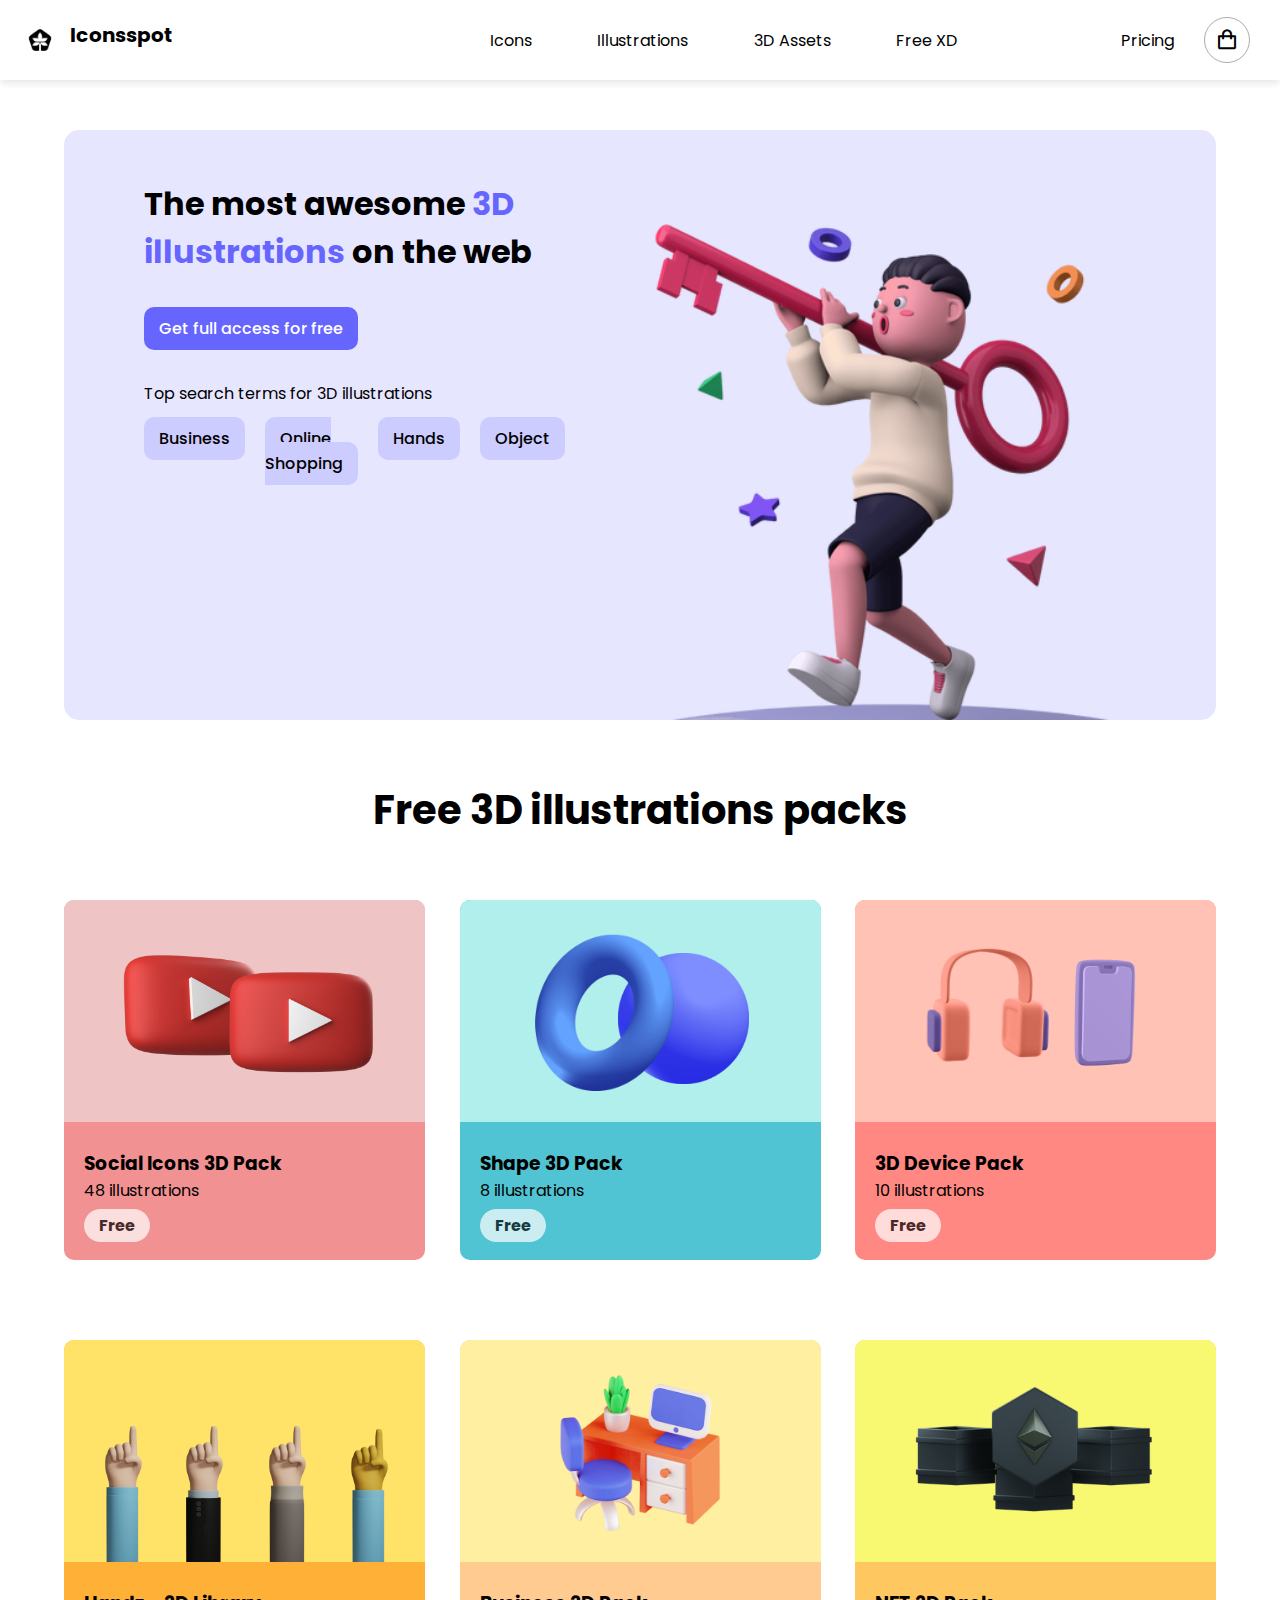
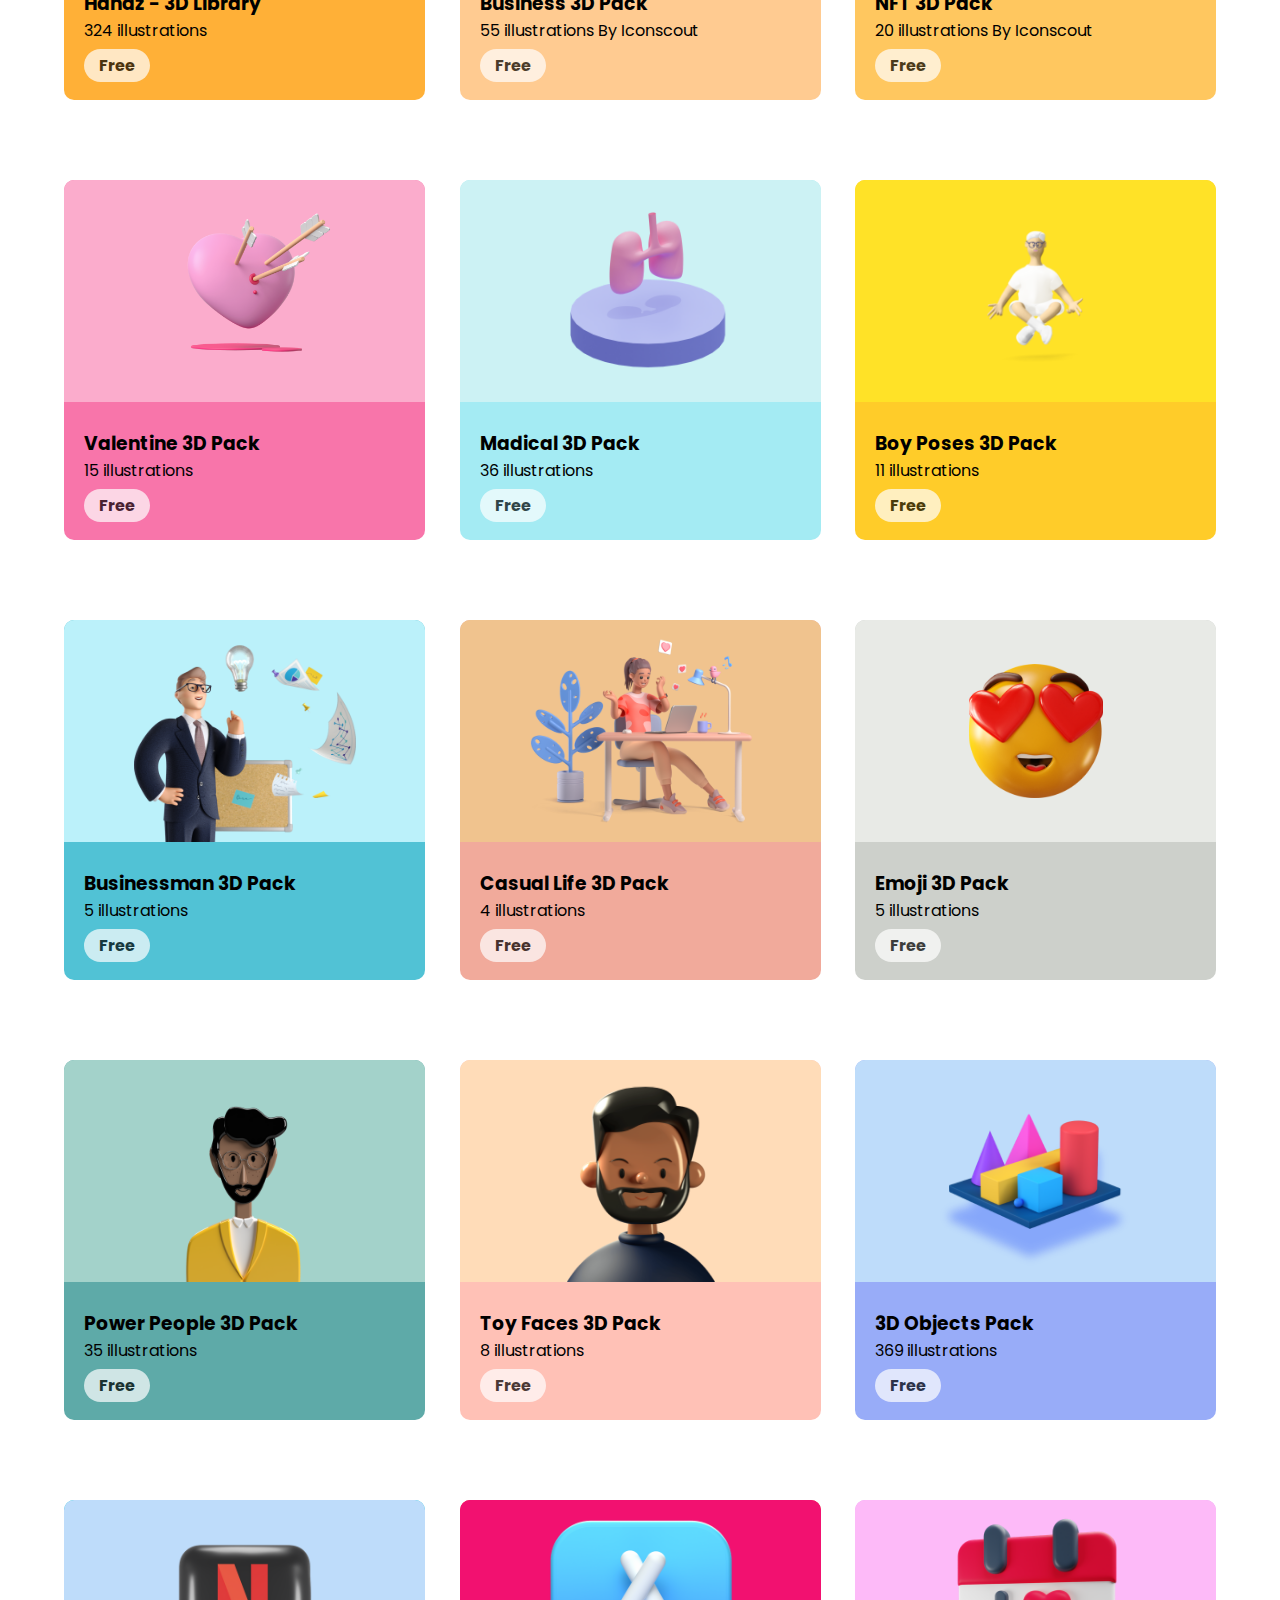
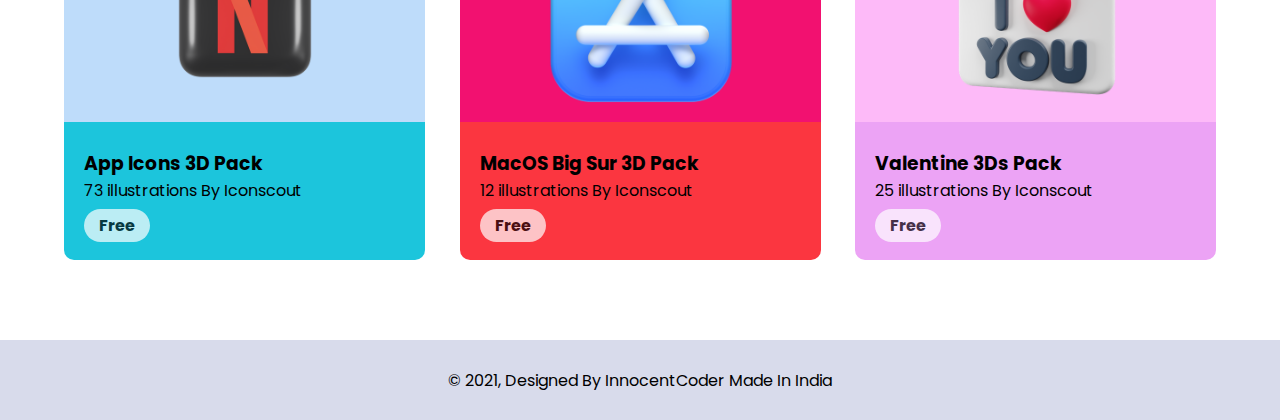
<file: index.html>
<!DOCTYPE html>
<html lang="en">
<head>
    <meta charset="UTF-8">
    <meta http-equiv="X-UA-Compatible" content="IE=edge">
    <meta name="viewport" content="width=device-width, initial-scale=1.0">
    <title>Iconsspot</title>
    <link rel="stylesheet" href="style.css">
    <link rel="shortcut icon" href="./images/favicon/android-chrome-192x192.png" type="image/x-icon">
    <link href='https://unpkg.com/boxicons@2.0.7/css/boxicons.min.css' rel='stylesheet'>
</head>
<body>
    <header>
        <nav>
            <div class="logo">
                <a href="index.html">
                    <img src="./images/favicon/android-chrome-192x192.png" width="40" height="40" alt="">
                    <div class="logo-text">
                        <h4>Iconsspot</h4>
                    </div>
                </a>
            </div>

            <div class="nav-links">
                <ul>
                    <li><a href="#">Icons</a></li>
                    <li><a href="illustration.html">Illustrations</a></li>
                    <li><a href="index.html">3D Assets</a></li>
                    <li><a href="#">Free XD</a></li>
                </ul>
            </div>

            <div class="last-nav">
                <ul>
                    <li><a href="#">Pricing</a></li>
                    <li><a href="#"><i class='bx bx-shopping-bag'></i></a></li>
                </ul>
            </div>
        </nav>

        <main>
            <div class="main-container">
                <div class="main-text">
                    <h1>The most awesome <span>3D <br> illustrations</span> on the web</h1>
                    <a href="">Get full access for free</a>
                    <p>Top search terms for 3D illustrations</p>
                    <ul>
                        <li><a href="#">Business</a></li>
                        <li><a href="#">Online Shopping</a></li>
                        <li><a href="#">Hands</a></li>
                        <li><a href="#">Object</a></li>
                    </ul>
                </div>
                <div class="main-img">
                    <img src="./images/3dassets.png" alt="">
                </div>
            </div>
        </main>
    </header>
    
    <section class="packs">
        <div class="pack-header">
            <h1>Free 3D illustrations packs</h1>
        </div>
        <div class="packs-boxs">
            <a href="#">
                <div class="pack-box">
                    <img src="./images/3D Packs/pack-1.png" alt="">
                    <div class="pack-box-text">
                        <h3> Social Icons 3D Pack</h3>
                        <p>48 illustrations</p>
                        <p1>Free</p1>
                    </div>
                </div>
            </a>
            <a href="#">
                <div class="pack-box" style="background: #51c4d3;">
                    <img src="./images/3D Packs/pack-2.png" alt="">
                    <div class="pack-box-text">
                        <h3>Shape 3D Pack</h3>
                        <p>8 illustrations</p>
                        <p1>Free</p1>
                    </div>
                </div>
            </a>
            <a href="#">
                <div class="pack-box" style="background: #ff8882;">
                    <img src="./images/3D Packs/pack-3.png" alt="">
                    <div class="pack-box-text">
                        <h3>3D Device Pack</h3>
                        <p>10 illustrations</p>
                        <p1>Free</p1>
                    </div>
                </div>
            </a>
        </div>
        <div class="packs-boxs" slot="">
            <a href="#">
                <div class="pack-box" style="background: #ffb037;">
                    <img src="./images/3D Packs/pack-4.png" alt="">
                    <div class="pack-box-text">
                        <h3>Handz - 3D Library</h3>
                        <p>324 illustrations</p>
                        <p1>Free</p1>
                    </div>
                </div>
            </a>
            <a href="#">
                <div class="pack-box" style="background: #ffcb91;">
                    <img src="./images/3D Packs/pack-5.png" alt="">
                    <div class="pack-box-text">
                        <h3>Business 3D Pack</h3>
                        <p>55 illustrations By Iconscout</p>
                        <p1>Free</p1>
                    </div>
                </div>
            </a>
            <a href="#">
                <div class="pack-box" style="background: #ffc75f;">
                    <img src="./images/3D Packs/pack-6.png" alt="">
                    <div class="pack-box-text">
                        <h3>NFT 3D Pack</h3>
                        <p>20 illustrations By Iconscout</p>
                        <p1>Free</p1>
                    </div>
                </div>
            </a>
        </div>
        <div class="packs-boxs" slot="">
            <a href="#">
                <div class="pack-box" style="background: #f875aa;">
                    <img src="./images/3D Packs/pack-7.png" alt="">
                    <div class="pack-box-text">
                        <h3>Valentine 3D Pack</h3>
                        <p>15 illustrations</p>
                        <p1>Free</p1>
                    </div>
                </div>
            </a>
            <a href="#">
                <div class="pack-box" style="background: #a4ebf3;">
                    <img src="./images/3D Packs/pack-8.png" alt="">
                    <div class="pack-box-text">
                        <h3>Madical 3D Pack</h3>
                        <p>36 illustrations</p>
                        <p1>Free</p1>
                    </div>
                </div>
            </a>
            <a href="#">
                <div class="pack-box" style="background: #ffcc29;">
                    <img src="./images/3D Packs/pack-9.png" alt="">
                    <div class="pack-box-text">
                        <h3>Boy Poses 3D Pack</h3>
                        <p>11 illustrations</p>
                        <p1>Free</p1>
                    </div>
                </div>
            </a>
        </div>
        <div class="packs-boxs" slot="">
            <a href="#">
                <div class="pack-box" style="background: #51c2d5;">
                    <img src="./images/3D Packs/pack-10.png" alt="">
                    <div class="pack-box-text">
                        <h3>Businessman 3D Pack</h3>
                        <p>5 illustrations</p>
                        <p1>Free</p1>
                    </div>
                </div>
            </a>
            <a href="#">
                <div class="pack-box" style="background: #f1aa9b;">
                    <img src="./images/3D Packs/pack-11.png" alt="">
                    <div class="pack-box-text">
                        <h3>Casual Life 3D Pack</h3>
                        <p>4 illustrations</p>
                        <p1>Free</p1>
                    </div>
                </div>
            </a>
            <a href="#">
                <div class="pack-box" style="background: #cdd0cb;">
                    <img src="./images/3D Packs/pack-12.png" alt="">
                    <div class="pack-box-text">
                        <h3>Emoji 3D Pack</h3>
                        <p>5 illustrations</p>
                        <p1>Free</p1>
                    </div>
                </div>
            </a>
        </div>
        <div class="packs-boxs" slot="">
            <a href="#">
                <div class="pack-box" style="background: #5eaaa8;">
                    <img src="./images/3D Packs/pack-13.png" alt="">
                    <div class="pack-box-text">
                        <h3>Power People 3D Pack</h3>
                        <p>35 illustrations</p>
                        <p1>Free</p1>
                    </div>
                </div>
            </a>
            <a href="#">
                <div class="pack-box" style="background: #ffc1b6;">
                    <img src="./images/3D Packs/pack-14.png" alt="">
                    <div class="pack-box-text">
                        <h3>Toy Faces 3D Pack</h3>
                        <p>8 illustrations</p>
                        <p1>Free</p1>
                    </div>
                </div>
            </a>
            <a href="#">
                <div class="pack-box" style="background: #98acf8;">
                    <img src="./images/3D Packs/pack-15.png" alt="">
                    <div class="pack-box-text">
                        <h3>3D Objects Pack</h3>
                        <p>369 illustrations</p>
                        <p1>Free</p1>
                    </div>
                </div>
            </a>
        </div>
        <div class="packs-boxs" slot="">
            <a href="#">
                <div class="pack-box" style="background: #1cc5dc;">
                    <img src="./images/3D Packs/pack-16.png" alt="">
                    <div class="pack-box-text">
                        <h3>App Icons 3D Pack</h3>
                        <p>73 illustrations By Iconscout</p>
                        <p1>Free</p1>
                    </div>
                </div>
            </a>
            <a href="#">
                <div class="pack-box" style="background: #fb3640;">
                    <img src="./images/3D Packs/pack-17.png" alt="">
                    <div class="pack-box-text">
                        <h3>MacOS Big Sur 3D Pack</h3>
                        <p>12 illustrations By Iconscout</p>
                        <p1>Free</p1>
                    </div>
                </div>
            </a>
            <a href="#">
                <div class="pack-box" style="background: #eca3f5;">
                    <img src="./images/3D Packs/pack-18.png" alt="">
                    <div class="pack-box-text">
                        <h3>Valentine 3Ds Pack</h3>
                        <p>25 illustrations By Iconscout</p>
                        <p1>Free</p1>
                    </div>
                </div>
            </a>
        </div>
    </section>
    <footer>
        <p>&copy; 2021, Designed By <a href="https://instagram.com/innocentcoderr/">InnocentCoder</a> Made In India</p>
    </footer>
</body>
</html>
</file>
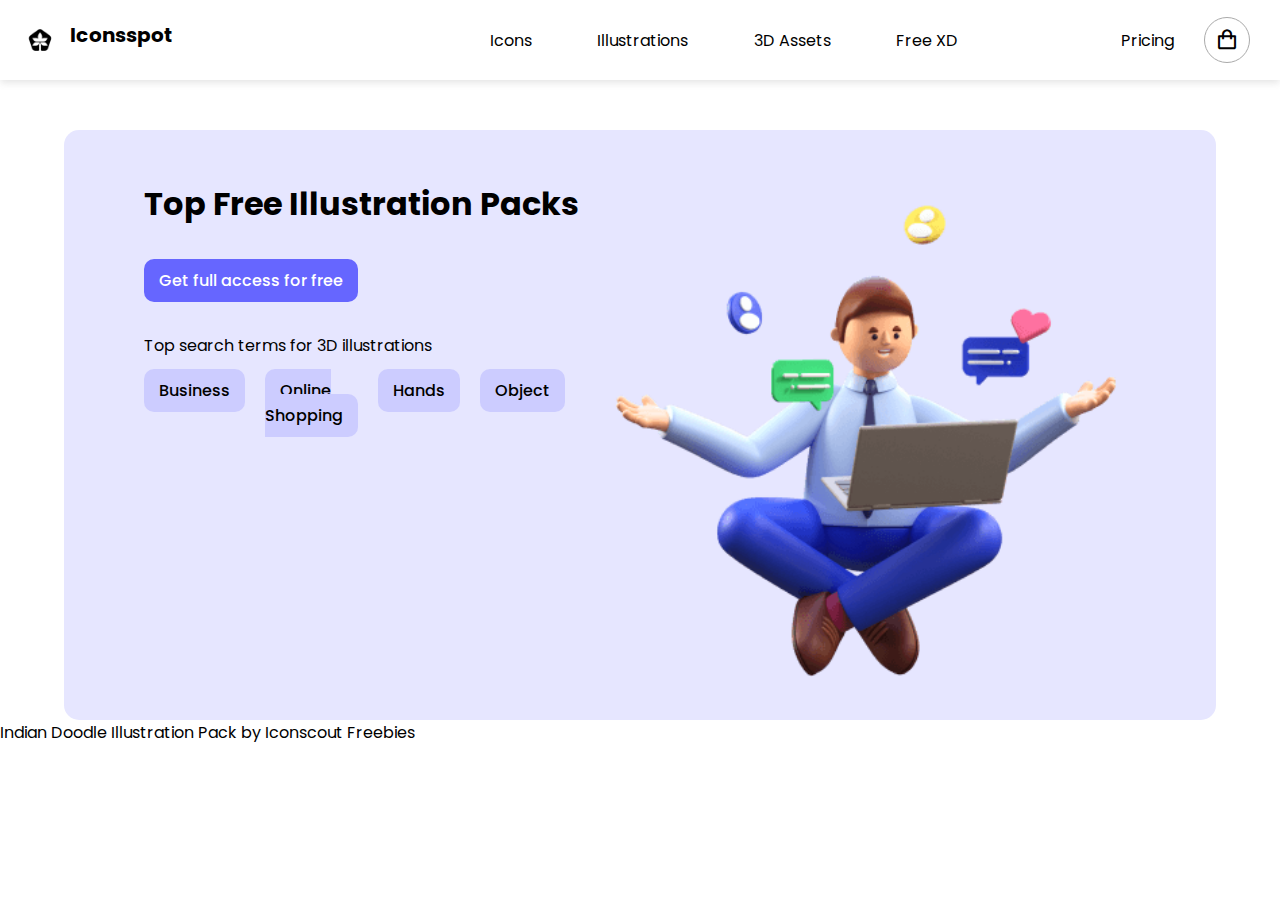
<file: illustration.html>
<!DOCTYPE html>
<html lang="en">
<head>
    <meta charset="UTF-8">
    <meta http-equiv="X-UA-Compatible" content="IE=edge">
    <meta name="viewport" content="width=device-width, initial-scale=1.0">
    <title>Illustrations - Iconsspot</title>
    <link rel="stylesheet" href="style.css">
    <link rel="shortcut icon" href="./images/favicon/android-chrome-192x192.png" type="image/x-icon">
    <link href='https://unpkg.com/boxicons@2.0.7/css/boxicons.min.css' rel='stylesheet'>
</head>
<body>
    <header>
        <nav>
            <div class="logo">
                <a href="index.html">
                    <img src="./images/favicon/android-chrome-192x192.png" width="40" height="40" alt="">
                    <div class="logo-text">
                        <h4>Iconsspot</h4>
                    </div>
                </a>
            </div>
    
            <div class="nav-links">
                <ul>
                    <li><a href="#">Icons</a></li>
                    <li><a href="#">Illustrations</a></li>
                    <li><a href="#">3D Assets</a></li>
                    <li><a href="#">Free XD</a></li>
                </ul>
            </div>
    
            <div class="last-nav">
                <ul>
                    <li><a href="#">Pricing</a></li>
                    <li><a href="#"><i class='bx bx-shopping-bag'></i></a></li>
                </ul>
            </div>
        </nav>
    
        <main>
            <div class="main-container">
                <div class="main-text">
                    <h1>Top Free Illustration Packs</h1>
                    <a href="">Get full access for free</a>
                    <p>Top search terms for 3D illustrations</p>
                    <ul>
                        <li><a href="#">Business</a></li>
                        <li><a href="#">Online Shopping</a></li>
                        <li><a href="#">Hands</a></li>
                        <li><a href="#">Object</a></li>
                    </ul>
                </div>
                <div class="main-img">
                    <img src="./images/illustration.png" alt="">
                </div>
            </div>
        </main>
    </header>
</body>
</html>

<a href="https://iconscout.com/illustration-pack/indian-doodle" target="_blank">Indian Doodle Illustration Pack</a> by
<a href="https://iconscout.com/contributors/iconscout" target="_blank">Iconscout Freebies</a>
</file>
<file: style.css>
@import url('https://fonts.googleapis.com/css2?family=Poppins:wght@300;400;500;600;700&display=swap');
*{
    margin: 0;padding: 0;
    box-sizing: border-box;
    font-family: 'Poppins', sans-serif;
}

a{
    text-decoration: none;
    color: #000;
}
nav{
    display: flex;
    height: 80px;
    width: 100%;
    box-shadow: rgba(99, 99, 99, 0.2) 0px 2px 8px 0px;
}
.logo{
    display: flex;
    align-items: center;
    padding: 20px;
    width: 30%;
}
.logo a{
    display: flex;
}
.logo-text{
    padding-left: 10px;
}
.logo-text h4{
    font-size: 20px;
}

/* Nav Links */
.nav-links{
    padding-left: 40px;
    width: 50%;
}
.nav-links ul,.last-nav ul{
    height: 80px;
    display: flex;
    align-items: center;
    justify-content: space-evenly;
}
.nav-links ul li{
    list-style: none;
}

.last-nav ul li{
    list-style: none;
}
.last-nav{
    width: 20%;
}
.last-nav ul{
    display: flex;
    justify-content: flex-end;
}
.last-nav ul li{
    padding-right: 30px;
}
.last-nav ul li a i{
    font-size: 24px;
    padding: 10px;
    border: 1px solid #aaaaaa;
    border-radius: 50%;
}

.main-container{
    height: 100%;
    width: 90%;
    background: #E6E6FF;
    margin: auto;
    margin-top: 50px;
    border-radius: 15px;
    padding: 50px 80px 0px 80px;
    display: flex;
}
.main-text{
    flex: 1;
}
.main-img{
    flex: 1;
    display: flex;
    align-items: center;
    justify-content: center;
}
.main-img img{
    height: 60vh;
}
.main-text h1{
    padding-bottom: 40px;
    font-weight: 700;
}
.main-text h1 span{
    color: #6666FF;
}
.main-text a{
    padding: 10px 15px;
    background: #6666FF;
    margin-bottom: 40px;
    border-radius: 10px;
    font-weight: 500;
    color: #fff;
}
.main-text p{
    margin-top: 40px;
    margin-bottom: 20px;
}
.main-text ul{
    display: flex;
}
.main-text ul li {
    list-style: none;
    margin-right: 20px;
}
.main-text ul li a {
    background: #CCCCFF;
    color: #000;
}

.packs{
    width: 90%;
    margin: auto;
}
.pack-header{
    padding: 60px 0px;
    display: flex;
    align-items: center;
    justify-content: center;
}
.pack-header h1{
    font-size: 40px;
    font-weight: 700;
}
.packs-boxs{
    padding-bottom: 80px;
    display: flex;
    justify-content: space-between;
}
.pack-box:hover{
    transform: translate(0, -10px);
    box-shadow: rgba(149, 157, 165, 0.2) 0px 8px 24px;
}
.pack-box{
    width: 361px;
    height: 360px;
    background: #f29191;
    border-radius: 10px;
    cursor: pointer;
    transition: 0.3s;
}
.pack-box-text{
    padding: 20px;
}
.pack-box-text p1{
    padding:5px 15px  ;
    background-color: #fff;
    border-radius: 18px;
    opacity: 70%;
    font-weight: bold;
}
.pack-box-text p1:hover{
    opacity: 100%;
}
.pack-box img{
    border-radius: 10px 10px 0px 0px;
}

.pack-box-text p{
    padding-bottom: 10px;
}

footer{
    height: 80px;
    display: flex;
    align-items: center;
    justify-content: center;
    background-color: #D8DBEB;
}
</file>
